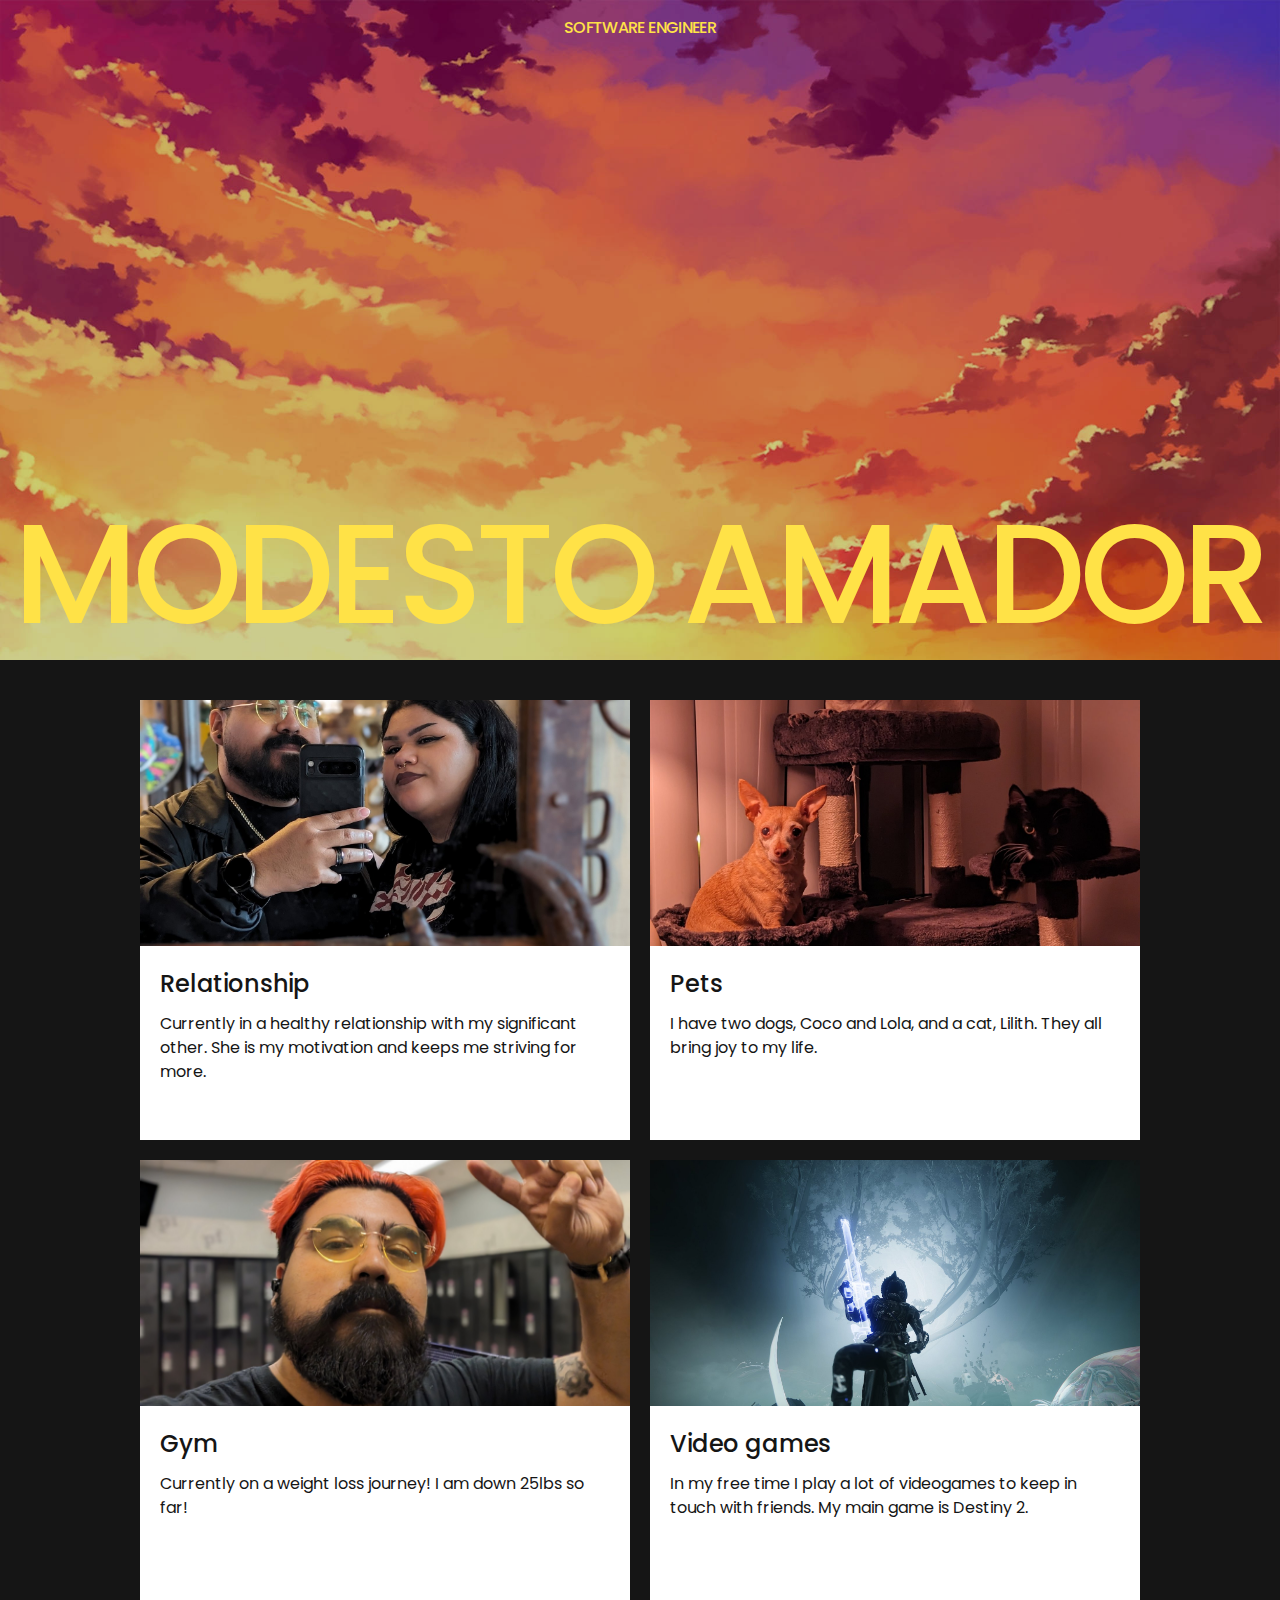
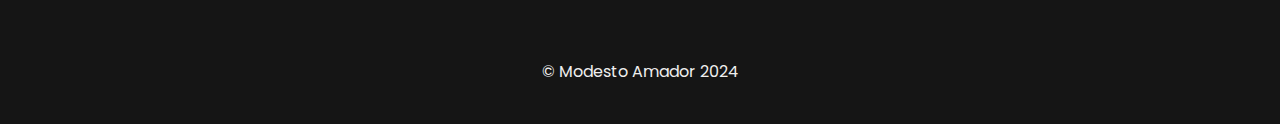
<file: se_project_about-me/index.html>
<!DOCTYPE html>
<html lang="en">
  <head>
    <meta charset="UTF-8" />
    <title>My Story</title>
    <link rel="stylesheet" href="style.css" />
    <link rel="stylesheet" href="fonts/fonts.css" />
    <link
      rel="icon"
      type="image/x-icon"
      href="https://practicum-content.s3.us-west-1.amazonaws.com/web-code/favicon.ico"
    />
  </head>
  <body class="page">
    <header class="header">
      <div class="overlay">
        <p class="header__banner">Software Engineer</p>
        <h1 class="name">Modesto Amador</h1>
      </div>
    </header>
    <main class="content">
      <!-- add the cards here -->
       <div class="card">
        <img class="card-image" src="./images/babe.png" alt="placeholder">
        <div class="card-content">
          <h2 class="card-title">Relationship</h2>
          <p class="card-text">Currently in a healthy relationship with my significant other. She is my motivation and keeps me striving for more.</p>
        </div>
       </div>
       <div class="card">
        <img class="card-image" src="./images/pets.png" alt="placeholder">
        <div class="card-content">
          <h2 class="card-title">Pets</h2>
          <p class="card-text">I have two dogs, Coco and Lola, and a cat, Lilith. They all bring joy to my life.</p>
        </div>
       </div>
       <div class="card">
        <img class="card-image" src="./images/gym.png" alt="placeholder">
        <div class="card-content">
          <h2 class="card-title">Gym</h2>
          <p class="card-text">Currently on a weight loss journey! I am down 25lbs so far! </p>
        </div>
       </div>
       <div class="card">
        <img class="card-image" src="./images/destiny.png" alt="placeholder">
        <div class="card-content">
          <h2 class="card-title">Video games</h2>
          <p class="card-text">In my free time I play a lot of videogames to keep in touch with friends. My main game is Destiny 2.</p>
        </div>
       </div>

    </main>
    <footer class="footer">
      <!-- add your signature here -->
       <p class="footer-text">© Modesto Amador 2024</p>
    </footer>
  </body>
</html>
</file>
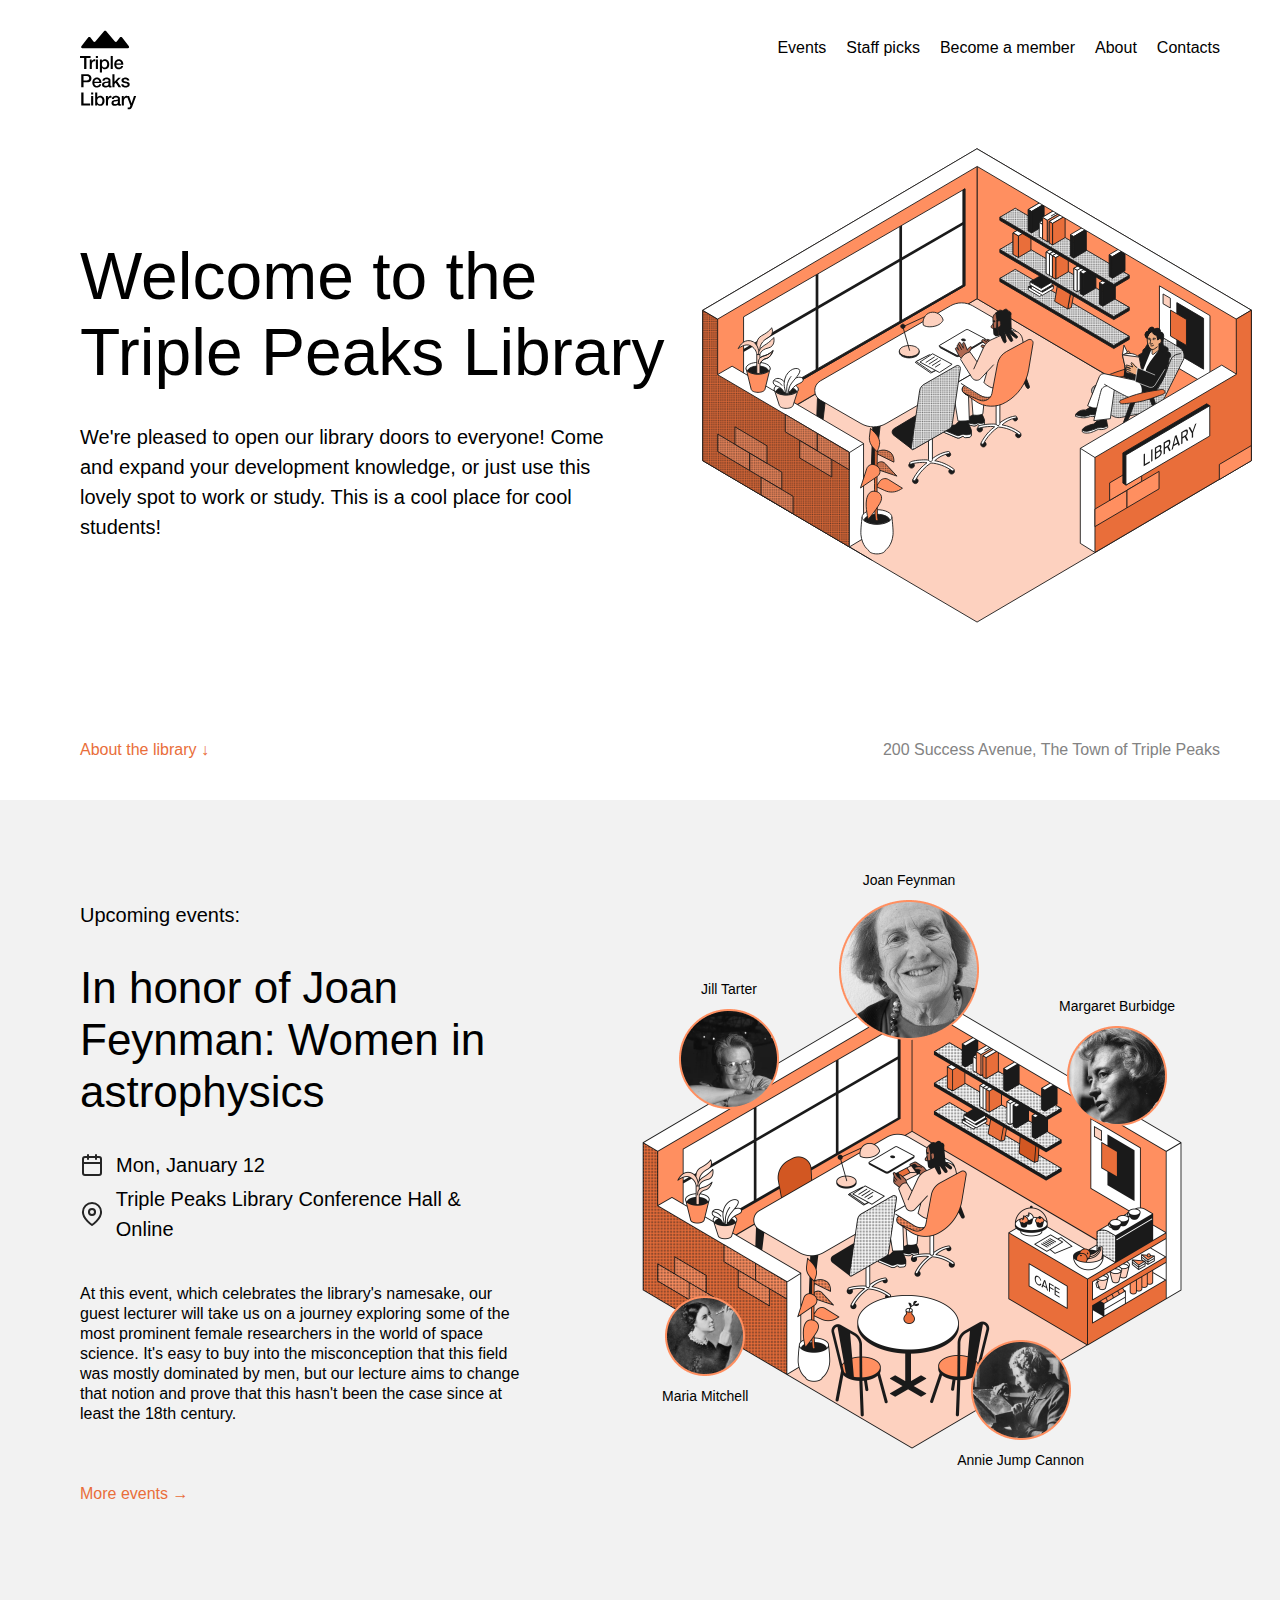
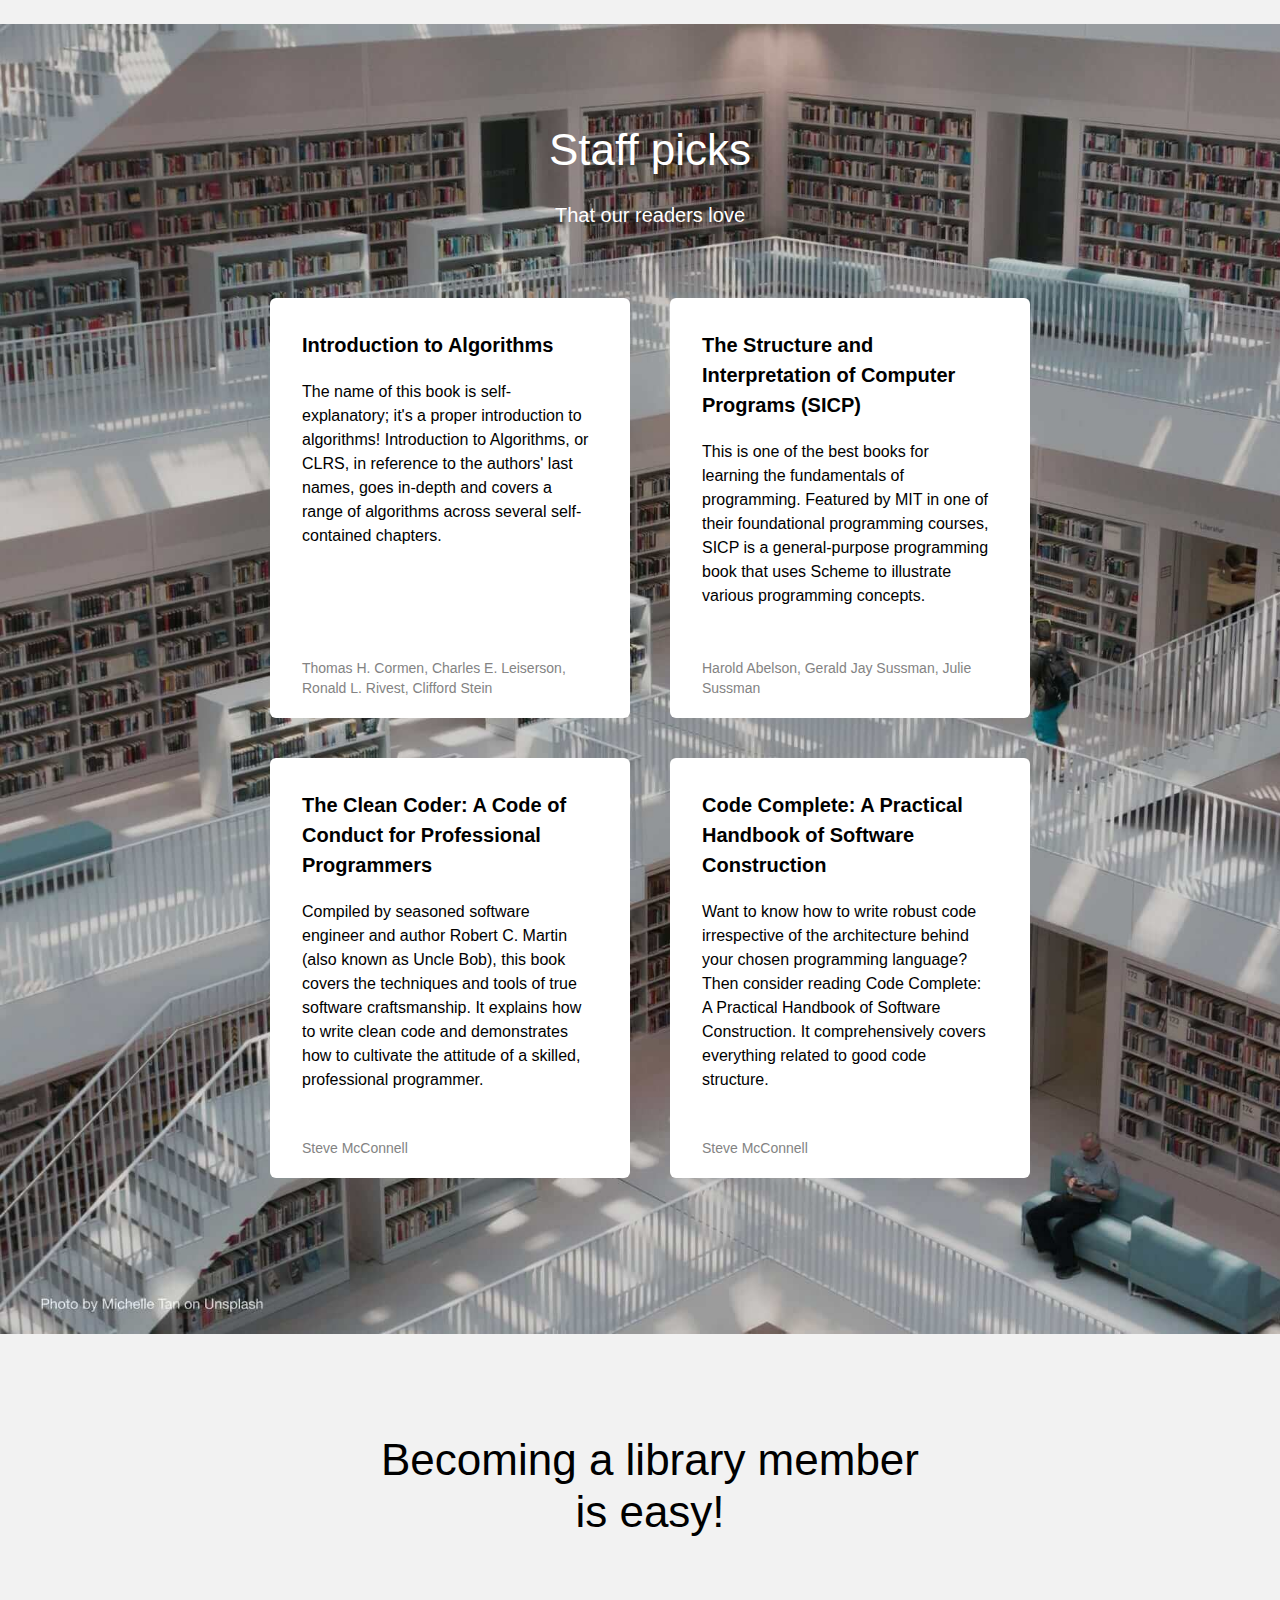
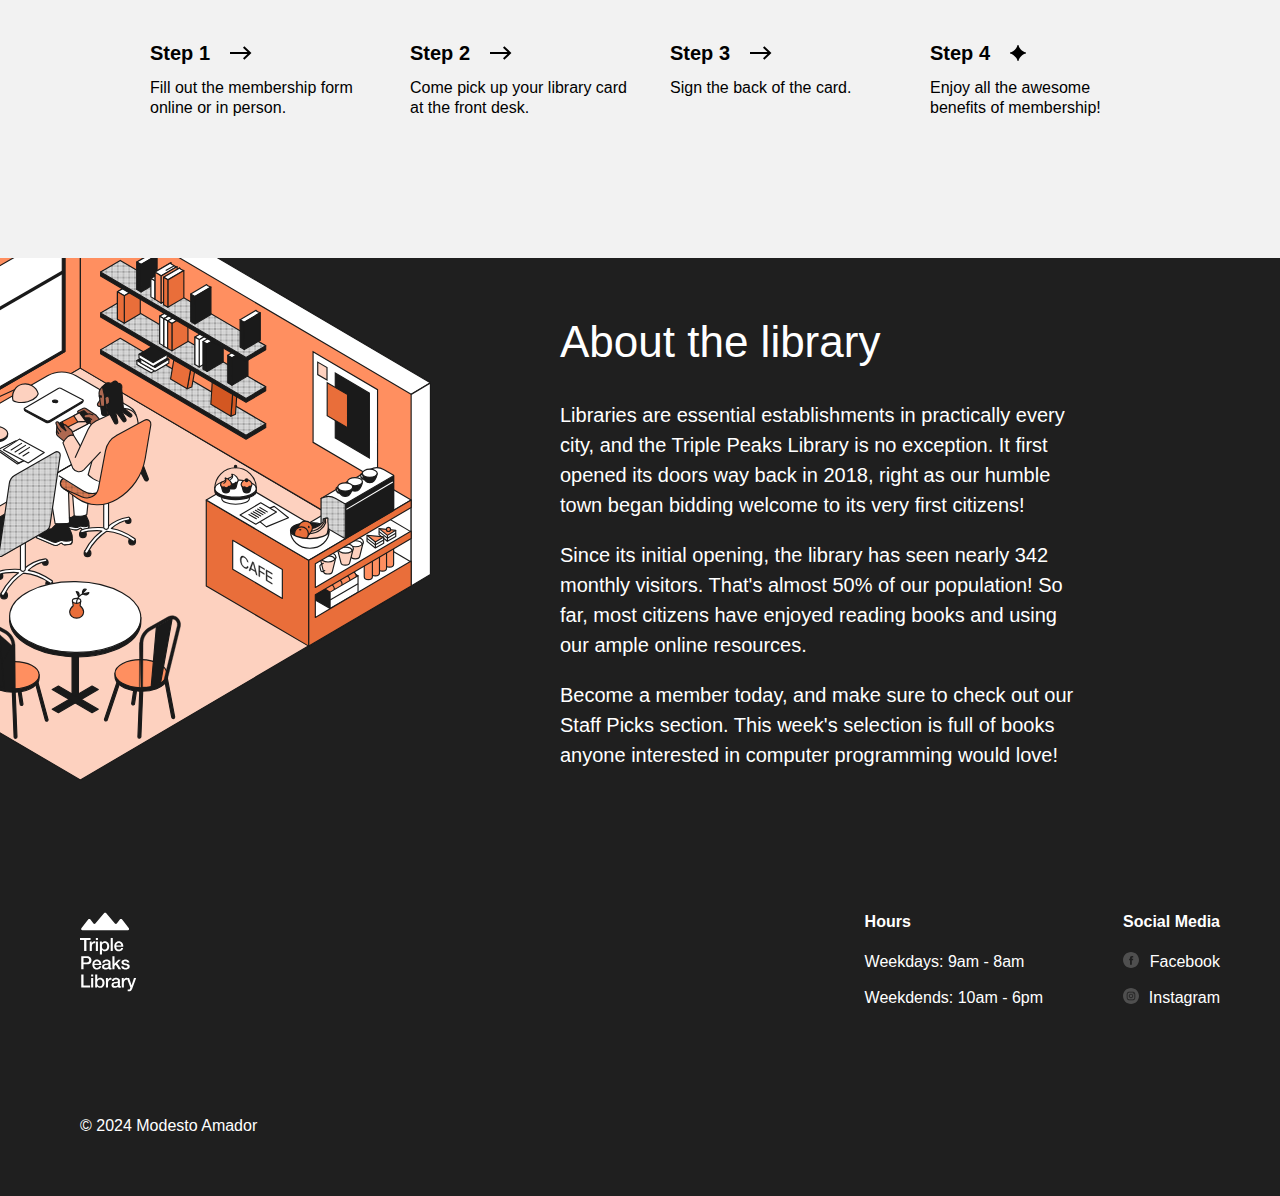
<file: sprint1/se_project_library/se_project_library/index.html>
<!DOCTYPE html>
<html lang="en">
  <head>
    <meta charset="UTF-8" />
    <meta name="viewport" content="width=device-width, initial-scale=1.0" />
    <title>Triple Peaks Library</title>
    <link rel="shortcut icon" href="favicon.ico" />
    <link rel="stylesheet" href="./vendor/normalize.css" />
    <link rel="stylesheet" href="./styles/style.css" />
    <link
      href="https://fonts.cdnfonts.com/css/helvetica-neue-5"
      rel="stylesheet"
    />
  </head>

  <body>
    <!-- Wrap the entire page content in a new div with the page class. Remember to add the closing tag -->
    <div class="page">
      <header class="header">
        <nav class="nav">
          <img
            src="./images/logo.svg"
            alt="Triple Peaks Library Logo"
            class="nav__logo"
          />
          <!-- Putting navigation links in a list is supposed to be the best practice of writing the semantic code since it allows screen readers to pause between each link instead of reading all the links as a sentence. -->
          <ul class="nav__links">
            <li>
              <a class="nav__link" href="#events">Events</a>
            </li>
            <li>
              <a class="nav__link" href="#staff">Staff picks</a>
            </li>
            <li>
              <a class="nav__link" href="#membership">Become a member</a>
            </li>
            <li>
              <a class="nav__link" href="#about">About</a>
            </li>
            <li>
              <a class="nav__link" href="#footer">Contacts</a>
            </li>
          </ul>
        </nav>
        <h1 class="header__title">Welcome to the Triple Peaks Library</h1>
        <p class="header__description">
          We're pleased to open our library doors to everyone! Come and expand
          your development knowledge, or just use this lovely spot to work or
          study. This is a cool place for cool students!
        </p>
        <!-- ----------------------------------------------------------------- -->
        <!--               Don't uncomment until project stage 2               -->
        <!-- ----------------------------------------------------------------- -->
        <img
          src="./images/inside_the_library.svg"
          alt="Illustration 'Inside the library'"
          class="header__image"
        />
        <div class="header__footer">
          <a class="header__link" href="#about">About the library &darr;</a>
          <p class="header__address">
            200 Success Avenue, The Town of Triple Peaks
          </p>
        </div>
      </header>
      <main class="content">
        <section class="events" id="events">
          <!-- --------------------------------------------------------------- -->
          <!--              Don't uncomment until project stage 2              -->
          <!-- --------------------------------------------------------------- -->
          <div class="events__content">
            <h2 class="events__heading">Upcoming events:</h2>
            <h3 class="events__title">
              In honor of Joan Feynman: Women in astrophysics
            </h3>
            <div class="event-info events__info-section">
              <div class="event-info__item">
                <div
                  class="event-info__icon event-info__icon_type_calendar"
                ></div>
                <p class="event-info__text">Mon, January 12</p>
              </div>
              <div class="event-info__item">
                <div class="event-info__icon event-info__icon_type_pin"></div>
                <p class="event-info__text">
                  Triple Peaks Library Conference Hall & Online
                </p>
              </div>
            </div>
            <p class="events__description">
              At this event, which celebrates the library's namesake, our guest
              lecturer will take us on a journey exploring some of the most
              prominent female researchers in the world of space science. It's
              easy to buy into the misconception that this field was mostly
              dominated by men, but our lecture aims to change that notion and
              prove that this hasn't been the case since at least the 18th
              century.
            </p>
            <a href="#" class="events__more">More events &rarr;</a>
          </div>
          <!-- Start creating the composition here -->
          <div class="events__cover">
            <img src="./images/cafe-events.svg" alt="events" />
            <div class="person person_name_feynman">
              <p class="person__caption">Joan Feynman</p>
              <img
                src="./images/person_feynman.png"
                alt="Feynman"
                class="person__image person__image_size_l"
              />
            </div>
            <div class="person person_name_burbidge">
              <p class="person__caption">Margaret Burbidge</p>
              <img
                src="./images/person_burbidge.png"
                alt="Burbidge"
                class="person__image person__image_size_m"
              />
            </div>
            <div class="person person_name_cannon">
              <img
                src="./images/person_cannon.png"
                alt="Cannon"
                class="person__image person__image_size_m"
              />
              <p class="person__caption">Annie Jump Cannon</p>
            </div>
            <div class="person person_name_mitchell">
              <img
                src="./images/person_mitchell.png"
                alt="Mitchell"
                class="person__image person__image_size_s"
              />
              <p class="person__caption">Maria Mitchell</p>
            </div>
            <div class="person person_name_tarter">
              <p class="person__caption">Jill Tarter</p>
              <img
                src="./images/person_tarter.png"
                alt="Tarter"
                class="person__image person__image_size_m"
              />
            </div>
          </div>
        </section>

        <section class="staff" id="staff">
          <!-- --------------------------------------------------------------- -->
          <!--        Don't uncomment until the final project stage            -->
          <!-- --------------------------------------------------------------- -->
          <h2 class="staff__title">Staff picks</h2>
          <p class="staff__subtitle">That our readers love</p>
          <ul class="staff__cards">
            <li class="card">
              <div class="card__content">
                <h3 class="card__title">Introduction to Algorithms</h3>
                <p class="card__text">
                  The name of this book is self-explanatory; it's a proper
                  introduction to algorithms! Introduction to Algorithms, or
                  CLRS, in reference to the authors' last names, goes in-depth
                  and covers a range of algorithms across several self-contained
                  chapters.
                </p>
                <p class="card__footer">
                  Thomas H. Cormen, Charles E. Leiserson, Ronald L. Rivest,
                  Clifford Stein
                </p>
              </div>
            </li>

            <li class="card">
              <div class="card__content">
                <h3 class="card__title">
                  The Structure and Interpretation of Computer Programs (SICP)
                </h3>
                <p class="card__text">
                  This is one of the best books for learning the fundamentals of
                  programming. Featured by MIT in one of their foundational
                  programming courses, SICP is a general-purpose programming
                  book that uses Scheme to illustrate various programming
                  concepts.
                </p>
                <p class="card__footer">
                  Harold Abelson, Gerald Jay Sussman, Julie Sussman
                </p>
              </div>
            </li>

            <li class="card">
              <div class="card__content">
                <h3 class="card__title">
                  The Clean Coder: A Code of Conduct for Professional
                  Programmers
                </h3>
                <p class="card__text">
                  Compiled by seasoned software engineer and author Robert C.
                  Martin (also known as Uncle Bob), this book covers the
                  techniques and tools of true software craftsmanship. It
                  explains how to write clean code and demonstrates how to
                  cultivate the attitude of a skilled, professional programmer.
                </p>
                <p class="card__footer">Steve McConnell</p>
              </div>
            </li>

            <li class="card">
              <div class="card__content">
                <h3 class="card__title">
                  Code Complete: A Practical Handbook of Software Construction
                </h3>
                <p class="card__text">
                  Want to know how to write robust code irrespective of the
                  architecture behind your chosen programming language? Then
                  consider reading Code Complete: A Practical Handbook of
                  Software Construction. It comprehensively covers everything
                  related to good code structure.
                </p>
                <p class="card__footer">Steve McConnell</p>
              </div>
            </li>
          </ul>
        </section>

        <section class="membership" id="membership">
          <!-- --------------------------------------------------------------- -->
          <!--         Don't uncomment until the final project stage           -->
          <!-- --------------------------------------------------------------- -->
          <h2 class="membership__title">Becoming a library member is easy!</h2>
          <ul class="membership__steps">
            <li class="step">
              <h3 class="step__title">
                Step 1
                <img
                  src="./images/icon_step_forward.svg"
                  alt="icon forward"
                  class="step__icon"
                />
              </h3>
              <p class="step__description">
                Fill out the membership form online or in person.
              </p>
            </li>
            <li class="step">
              <h3 class="step__title">
                Step 2
                <img
                  src="./images/icon_step_forward.svg"
                  alt="icon forward"
                  class="step__icon"
                />
              </h3>
              <p class="step__description">
                Come pick up your library card at the front desk.
              </p>
            </li>
            <li class="step">
              <h3 class="step__title">
                Step 3
                <img
                  src="./images/icon_step_forward.svg"
                  alt="icon forward"
                  class="step__icon"
                />
              </h3>
              <p class="step__description">Sign the back of the card.</p>
            </li>
            <li class="step">
              <h3 class="step__title">
                Step 4
                <img
                  src="./images/icon_step_finish.svg"
                  alt="icon finish"
                  class="step__icon"
                />
              </h3>
              <p class="step__description">
                Enjoy all the awesome benefits of membership!
              </p>
            </li>
          </ul>
        </section>

        <section class="about" id="about">
          <!-- --------------------------------------------------------------- -->
          <!--          Don't uncomment until the final project stage          -->
          <!-- --------------------------------------------------------------- -->
          <img
            class="about__image"
            src="./images/cafe-about.svg"
            alt="Illustration 'Cafe'"
          />
          <div class="about__content">
            <h2 class="about__title">About the library</h2>
            <p class="about__paragraph">
              Libraries are essential establishments in practically every city,
              and the Triple Peaks Library is no exception. It first opened its
              doors way back in 2018, right as our humble town began bidding
              welcome to its very first citizens!
            </p>
            <p class="about__paragraph">
              Since its initial opening, the library has seen nearly 342 monthly
              visitors. That's almost 50% of our population! So far, most
              citizens have enjoyed reading books and using our ample online
              resources.
            </p>
            <p class="about__paragraph">
              Become a member today, and make sure to check out our Staff Picks
              section. This week's selection is full of books anyone interested
              in computer programming would love!
            </p>
          </div>
        </section>
      </main>
      <footer class="footer" id="footer">
        <!-- ----------------------------------------------------------------- -->
        <!--          Don't uncomment until the final project stage            -->
        <!-- ----------------------------------------------------------------- -->
        <div class="footer__columns">
          <div class="footer__column">
            <img
              src="./images/logo_white.svg"
              class="footer__logo"
              alt="Triple Peaks Libra Logo"
            />
          </div>
          <div class="footer__column footer__column_content_hours">
            <h3 class="footer__column-heading">Hours</h3>
            <ul class="footer__list">
              <li class="footer__list-item">Weekdays: 9am - 8am</li>
              <li class="footer__list-item">Weekdends: 10am - 6pm</li>
            </ul>
          </div>
          <div class="footer__column footer__column_content_socials">
            <h3 class="footer__column-heading">Social Media</h3>
            <ul class="footer__list">
              <li class="footer__list-item">
                <a class="footer__column-link" href="#"
                  ><img
                    src="./images/facebook_white.svg"
                    class="footer__social-icon"
                    alt="Facebook Logo"
                  />Facebook</a
                >
              </li>
              <li class="footer__list-item">
                <a class="footer__column-link" href="#"
                  ><img
                    src="./images/instagram_white.svg"
                    class="footer__social-icon"
                    alt="Instagram Logo"
                  />Instagram</a
                >
              </li>
            </ul>
          </div>
        </div>
        <p class="footer__copyright">© 2024 Modesto Amador</p>
      </footer>
    </div>
  </body>
</html>
</file>
<file: se_project_about-me/style.css>
body,
h1,
h2,
h3,
h4,
p {
  margin: 0;
}

* {
  box-sizing: border-box;
}

.page {
  font-family: Poppins, Arial, Helvetica, sans-serif;
  font-weight: 500;
  background-color: #151515;
}

.header {
  height: 660px;
  /* add missing declarations */
  background-image: url(./images/clouds.jpg);
  background-size: cover;
}

.header__banner {
  font-weight: 500;
  letter-spacing: -0.64px;
  font-size: 16px;
  line-height: 15px;
  color: #ffe247;
  text-transform: uppercase;
  margin: 20px auto 0;
}

/* add a CSS rule for the header title here */
.name{
  font-size: 140px;
  font-weight: 500;
  line-height: 132px;
  letter-spacing: -5.6px;
  color: #ffe247;
  text-transform: uppercase;
  margin: 0 auto 20px;
  max-width: 1400px;
  text-align: center;
}

.overlay {
  width: 100%;
  height: 100%;
  background-color: rgba(0, 0, 0, 0.2);
  display: flex;
  flex-direction: column;
  justify-content: space-between;
  align-items: center;
}

.content {
  display: flex;
  flex-wrap: wrap;
  justify-content: space-between;
  gap: 20px;
  /* add missing declarations */
  max-width: 1000px;
  margin: 40px auto;
}

/* add CSS rules for cards and their content here */
.card{
  width: 490px;
  min-height: 440px;
  background: #ffffff;
}
.card-image{
  width: 100%;
  display: block;
  object-fit: cover;
  height: 246px;
}
.card-title{
  font-size: 24px;
  line-height: 1.5;
  font-weight: 500;
  letter-spacing: -0.16px;
  color: #151515;
  margin-bottom: 10px;
}
.card-content{
  padding: 20px;
}
.card-text{
  font-size: 16px;
  line-height: 1.5;
  font-weight: 400;
  color: #151515;
}


/* add CSS rules for the footer and its content here */
.footer{
  padding: 20px 0 40px;
}
.footer-text{
  font-size: 16px;
  line-height: 1.5;
  font-weight: 400;
  color: #efefef;
  text-align: center;
}
</file>
<file: se_project_about-me/fonts/fonts.css>
@font-face {
  font-family: "Poppins";
  font-weight: 400;
  src: url(./Poppins-Regular.ttf) format("truetype");
}

@font-face {
  font-family: "Poppins";
  font-weight: 500;
  src: url(./Poppins-Medium.ttf) format("truetype");
}
</file>
<file: sprint1/se_project_library/se_project_library/styles/style.css>
.page {
  /* Add page class properties here */
  min-width: 1300px;
  max-width: 1600px;
  margin: 0 auto;

  font-family: "Helvetica Neue", Arial, sans-serif;
  font-size: 16px;
  line-height: 20px;
}

.header {
  display: flex;
  flex-direction: column;
  height: 100vh;
  min-height: 720px;
  max-height: 800px;
  padding: 30px 80px 40px;
  position: relative;
  box-sizing: border-box;
}

.header__title {
  max-width: 601px;
  font-size: 66px;
  line-height: 76px;
  font-weight: 500;
  color: #000;
  margin-top: 128px;
  margin-bottom: 32px;
}

.header__description {
  max-width: 532px;
  font-size: 20px;
  line-height: 30px;
  color: #000;
  margin: 0;
}

.header__image {
  z-index: 1;
  max-width: 550px;
  position: absolute;
  top: 148px;
  right: 48px;
}

.header__footer {
  margin-top: auto;
  width: 100%;
  display: flex;
  align-items: center;
  justify-content: space-between;
  box-sizing: border-box;
}

.header__link {
  color: #e96e3a;
  text-decoration: none;
}
.header__link:hover {
  color: #d35722;
}

.header__address {
  margin: 0;
  color: #838383;
}

.nav {
  /* Add flex properties here */
  display: flex;
  flex-direction: row;
  justify-content: space-between;
  height: 80px;
}

.nav__logo {
  width: 57px;
}

.nav__links {
  /* Reset default list styles here */
  margin: 8px 0 0;
  padding: 0px;
  list-style-type: none;
  display: flex;
  justify-content: space-between;
  column-gap: 20px;
}

.nav__link {
  color: #000;
  text-decoration: none;
  font-weight: 500;
}
.nav__link:hover {
  color: #d35722
}

.events {
  padding: 100px 0 120px 80px;
  display: flex;
  align-items: start;
  justify-content: space-between;
  box-sizing: border-box;
  background-color: #f2f2f2;
}

.events__content {
  flex-basis: 580px;
}

.events__heading {
  font-size: 20px;
  font-weight: 500;
  line-height: 30px;
  margin: 0;
}

.events__title {
  font-size: 44px;
  font-weight: 500;
  line-height: 52px;
  margin: 32px 0 0;
}

.events__info-section {
  margin-top: 32px;
}

.event-info__item {
  display: flex;
  align-items: center;
  margin-bottom: 4px;
  font-weight: 500;
}

.event-info__icon {
  background-repeat: no-repeat;
  background-position: center;
  margin-right: 12px;
  width: 24px;
  height: 24px;
}

.event-info__icon_type_calendar {
  background-image: url(../images/icon_calendar.svg);
}

.event-info__icon_type_pin {
  background-image: url(../images/icon_pin.svg);
}

.event-info__text {
  font-size: 20px;
  font-weight: 500;
  line-height: 30px;
  margin: 0;
}

.events__description {
  margin: 40px 0 60px;
}

.events__more {
  color: #e96e3a;
  text-decoration: none;
}
.events__more:hover {
  color: #d35722;
}

.events__cover {
  flex-grow: 1;
  flex-shrink: 0;
  flex-basis: 780px;
  max-width: 780px;
  position: relative;
}

.events__image {
  max-width: 100%;
}

.person {
  position: absolute;
  display: flex;
  align-items: center;
  flex-direction: column;
  gap: 10px;
}

.person_name_feynman {
  /* Use correct values of top/right/bottom/left properties to position the element */
  left: 319px;
  top: -30px;
}

.person_name_burbidge {
  /* Use correct values of top/right/bottom/left properties to position the element */
  top: 96px;
  right: 125px;
}

.person_name_cannon {
  /* Use correct values of top/right/bottom/left properties to position the element */
  bottom: 18px;
  right: 216px;
}

.person_name_mitchell {
  /* Use correct values of top/right/bottom/left properties to position the element */
  left: 142px;
  bottom: 82px;
}

.person_name_tarter {
  /* Use correct values of top/right/bottom/left properties to position the element */
  left: 159px;
  top: 79px;
}

.person__image {
  max-width: 100%;
}

.person__image_size_l {
  width: 140px;
}

.person__image_size_m {
  width: 100px;
}

.person__image_size_s {
  width: 80px;
}

.person__caption {
  text-align: center;
  font-size: 14px;
  margin: 0;
}

.staff {
  padding: 100px 0 140px;
  background-image: url('../images/staff_picks_background.jpg');
  background-size: cover;
}

.staff__title {
  text-align: center;
  font-size: 44px;
  line-height: 52px;
  margin: 0 0 24px;
  font-weight: 500;
  color: white;
}

.staff__subtitle {
  text-align: center;
  font-size: 20px;
  line-height: 30px;
  font-weight: 400;
  margin: 0;
  color: white;
}

/* Add the CSS rule for your new class here. Make sure to place it before .card: parents should precede their children */
.staff__cards{
  max-width: 760px;
  margin-top: 68px;
  display: flex;
  flex-wrap: wrap;
  gap: 40px;
  padding-left: 0%;
  justify-content: center;
  margin-left: auto;
  margin-right: auto;
}

.card {
  background-color: #fff;
  border-radius: 6px;
  padding: 32px 40px 20px 32px;
  box-sizing: border-box;
  height: 420px;
  width: 360px;
  list-style-type: none;
  
}

.card__content {
  width: 100%;
  height: 100%;
  display: flex;
  flex-direction: column;
}

.card__title {
  font-size: 20px;
  line-height: 30px;
  font-weight: 700;
  margin: 0;
}

.card__text {
  margin: 20px 0 0;
  font-size: 16px;
  line-height: 24px;
}

.card__footer {
  margin: 0;
  font-size: 14px;
  line-height: 20px;
  color: #838383;
  margin-top: auto;
}

.membership {
  padding: 100px 0 140px;
  background-color: #f2f2f2;
}

.membership__title {
  max-width: 574px;
  margin: 0 auto;
  text-align: center;
  font-size: 44px;
  font-weight: 500;
  line-height: 52px;
}

.membership__steps {
  list-style-type: none;
  padding: 0;
  margin: 100px 0 0;
  /* Add styles */
  display: flex;
  justify-content: center;
  gap:40px;  
}

.step {
  /* Add styles */
  flex-basis: 220px;
}

.step__title {
  margin: 0;
  font-size: 20px;
  line-height: 30px;
  font-weight: 700;
  display: flex;
  align-items: center;
}

.step__icon {
  margin-left: 20px;
}

.step__description {
  margin: 10px 0 0;
}

.about {
  padding: 58px 220px 82px 560px;
  background-color: #1f1f1f;
  color: #fff;
  overflow: hidden;
  position: relative;
  box-sizing: border-box;
  display: flex;
}

.about__title {
  margin: 0 0 32px;
  font-size: 44px;
  line-height: 52px;
  font-weight: 500;
  margin-bottom: 32px;
}

.about__content {
  font-size: 20px;
  line-height: 30px;
  font-weight: 400;
  max-width: 660px;
  margin-left: auto;
}

.about__paragraph:last-of-type {
  margin-bottom: 0;
}

.about__image {
  width: 703px;
  /* add styles */
  position: absolute;
  left: -271px;
  top: -82.5px;
}

.footer {
  box-sizing: border-box;
  background-color: #1f1f1f;
  color:white;
  padding: 60px 80px;
  font-size: 16px;
  line-height: 20px;
}

.footer__columns {
  display: flex;

}

.footer__column_content_hours {
  margin-left: auto;
  margin-right: 80px;
}

.footer__column_content_social {
  right: 0px;
}

.footer__logo {
  width: 57px;
  height: 80px;
}

.footer__list {
  /* The code below removes the default browser styles for lists */
  list-style-type: none;
  padding: 0;
  margin: 0;
}

.footer__list-item {
  margin-top: 16px;
  list-style-type: none;

}

.footer__column-heading {
  font-size: 16px;
  line-height: 20px;
  margin-top: 0px;
  margin-bottom: 20px;
}

.footer__column-link {
  color: white;
  font-size: 16px;
  line-height: 20px;
  text-decoration: none;
  display: flex;
  justify-content: space-between;
}

.footer__column-link:hover {
  color: #c1c1c1;

}

.footer__social-icon {
  width: 16px;
  height: 16px;
}

.footer__copyright {
  margin-top: 108px;
  margin-bottom: 0px;
}
</file>
